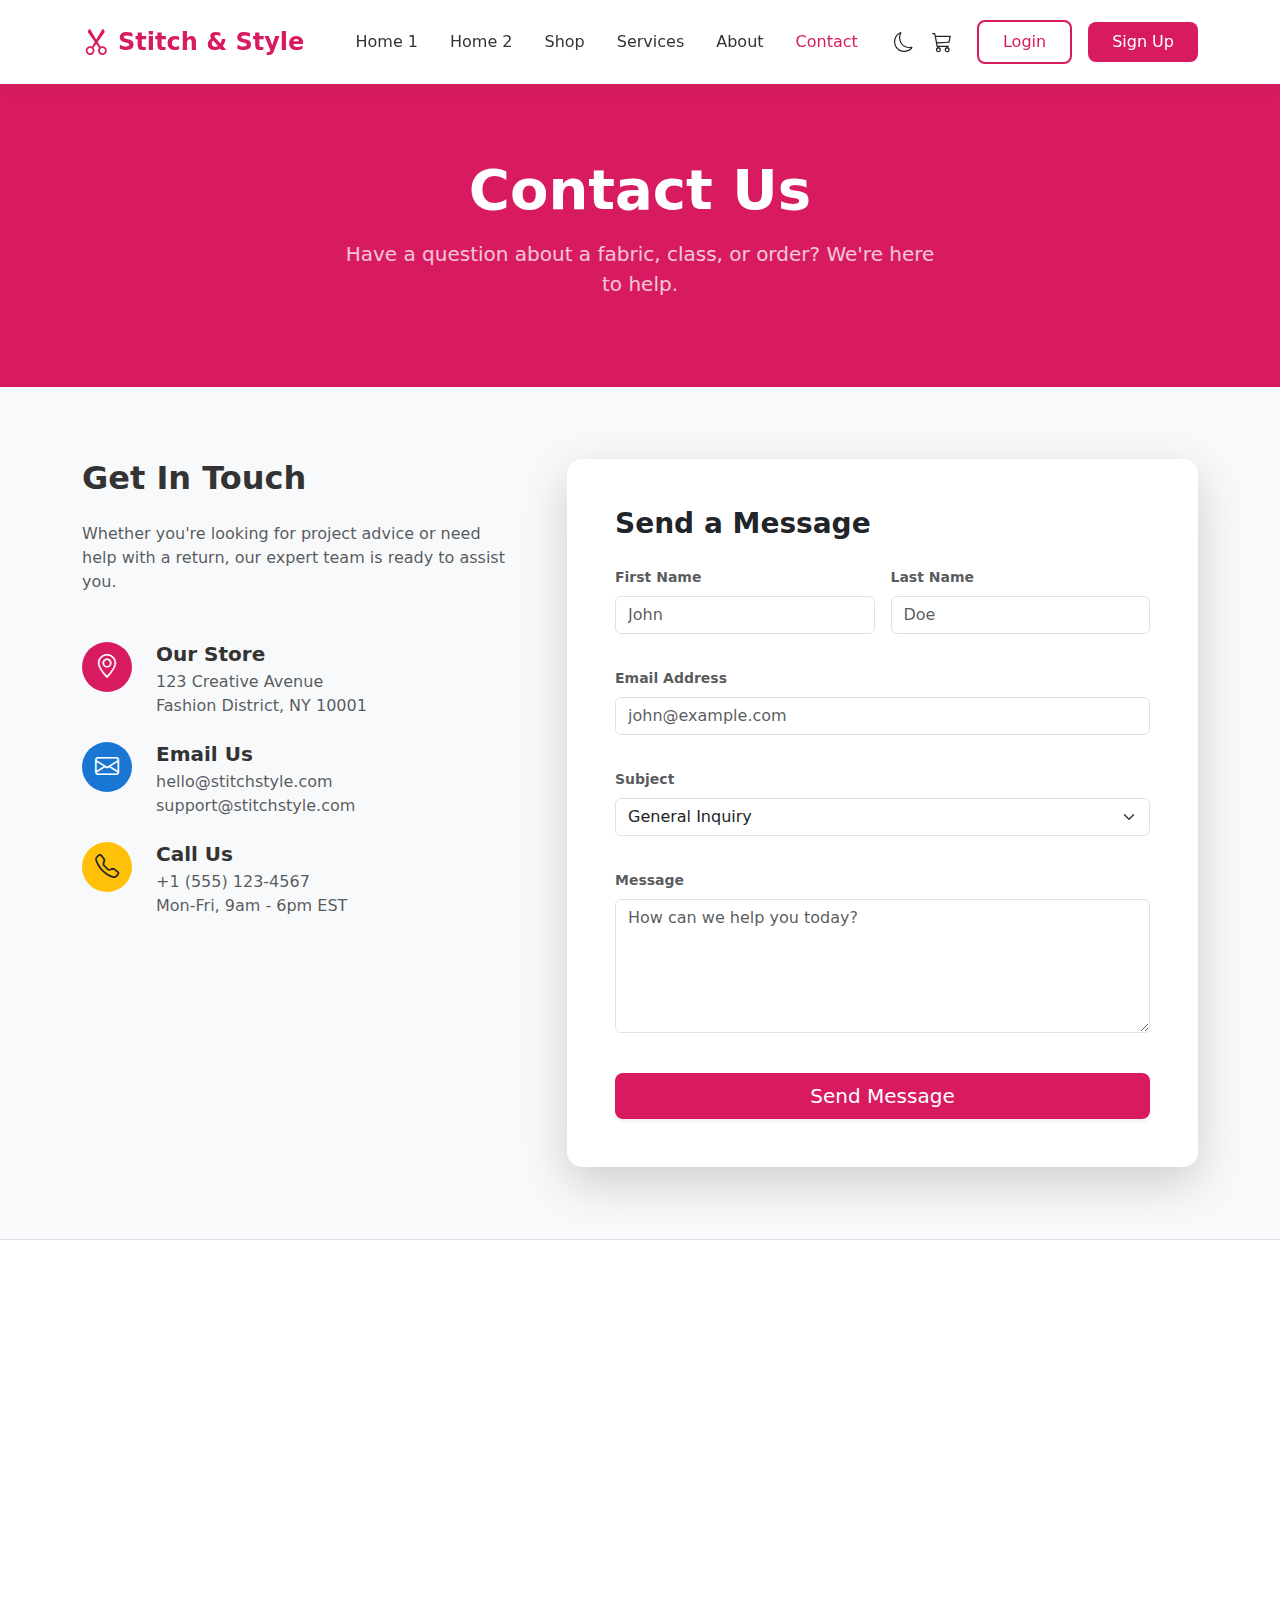
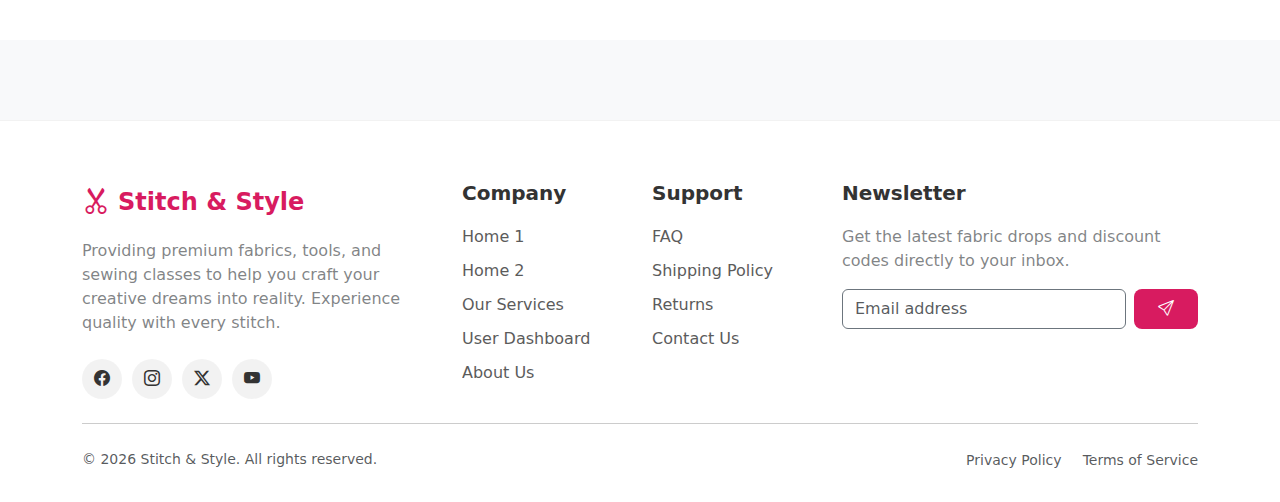
<file: contact.html>
<!DOCTYPE html>
<html lang="en" data-bs-theme="light">

<head>
    <meta charset="UTF-8">
    <meta name="viewport" content="width=device-width, initial-scale=1.0">
    <title>Stitch & Style | Contact Us</title>
    <!-- Bootstrap CSS -->
    <link href="https://cdn.jsdelivr.net/npm/bootstrap@5.3.3/dist/css/bootstrap.min.css" rel="stylesheet">
    <!-- Bootstrap Icons -->
    <link href="https://cdn.jsdelivr.net/npm/bootstrap-icons@1.11.3/font/bootstrap-icons.min.css" rel="stylesheet">
    <!-- Custom CSS -->
    <link rel="stylesheet" href="assets/css/style.css">
    <!-- Favicon -->
    <link rel="icon"
        href="data:image/svg+xml,<svg xmlns=%22http://www.w3.org/2000/svg%22 viewBox=%220 0 100 100%22><text y=%22.9em%22 font-size=%2290%22>✂️</text></svg>">
</head>

<body>

    <!-- Header / Navbar -->
    <nav class="navbar navbar-expand-lg sticky-top">
        <div class="container">
            <!-- Logo -->
            <a class="navbar-brand d-flex align-items-center gap-2" href="index.html">
                <i class="bi bi-scissors fs-3"></i>
                <span>Stitch & Style</span>
            </a>

            <!-- Mobile Toggle -->
            <button class="navbar-toggler border-0 shadow-none" type="button" data-bs-toggle="offcanvas"
                data-bs-target="#mobileMenu" aria-controls="mobileMenu">
                <span class="navbar-toggler-icon"></span>
            </button>

            <!-- Desktop Menu -->
            <div class="collapse navbar-collapse" id="navbarNav">
                <ul class="navbar-nav mx-auto">
                    <li class="nav-item"><a class="nav-link" href="home1.html">Home 1</a></li>
                    <li class="nav-item"><a class="nav-link" href="home2.html">Home 2</a></li>
                    <li class="nav-item"><a class="nav-link" href="shop.html">Shop</a></li>
                    <li class="nav-item"><a class="nav-link" href="services.html">Services</a></li>
                    <li class="nav-item"><a class="nav-link" href="about.html">About</a></li>
                    <li class="nav-item"><a class="nav-link active" href="contact.html">Contact</a></li>
                </ul>

                <!-- Action Buttons & Theme -->
                <div class="d-flex align-items-center gap-3">
                    <button class="btn btn-link text-body p-0" id="themeToggle" aria-label="Toggle Theme">
                        <i class="bi bi-moon fs-5" id="themeIcon"></i>
                    </button>
                    <a href="shop.html" class="btn btn-link text-body p-0 position-relative me-2" aria-label="Cart"
                        id="globalCartIcon">
                        <i class="bi bi-cart3 fs-5"></i>
                        <span class="position-absolute top-0 start-100 translate-middle badge rounded-pill bg-danger"
                            style="font-size: 0.6rem;" id="cartCount">0</span>
                    </a>
                    <a href="login.html" class="btn btn-outline-custom d-none d-lg-block">Login</a>
                    <a href="signup.html" class="btn btn-primary-custom d-none d-lg-block">Sign Up</a>
                </div>
            </div>
        </div>
    </nav>

    <!-- Mobile Offcanvas Menu -->
    <div class="offcanvas offcanvas-start" tabindex="-1" id="mobileMenu" aria-labelledby="mobileMenuLabel">
        <div class="offcanvas-header bg-surface border-bottom">
            <h5 class="offcanvas-title d-flex align-items-center gap-2 text-primary-custom fw-bold"
                id="mobileMenuLabel">
                <i class="bi bi-scissors"></i> Stitch & Style
            </h5>
            <button type="button" class="btn-close" data-bs-dismiss="offcanvas" aria-label="Close"></button>
        </div>
        <div class="offcanvas-body bg-surface">
            <ul class="navbar-nav mb-4">
                <li class="nav-item"><a class="nav-link fs-5 mb-2" href="home1.html">Home 1</a></li>
                <li class="nav-item"><a class="nav-link fs-5 mb-2" href="home2.html">Home 2</a></li>
                <li class="nav-item"><a class="nav-link fs-5 mb-2" href="shop.html">Shop</a></li>
                <li class="nav-item"><a class="nav-link fs-5 mb-2" href="services.html">Services</a></li>
                <li class="nav-item"><a class="nav-link fs-5 mb-2" href="about.html">About</a></li>
                <li class="nav-item"><a class="nav-link active fs-5 mb-2" href="contact.html">Contact</a></li>
            </ul>
            <div class="d-grid gap-2">
                <a href="login.html" class="btn btn-outline-custom">Login</a>
                <a href="signup.html" class="btn btn-primary-custom">Sign Up</a>
            </div>
        </div>
    </div>

    <!-- Page Header -->
    <section class="py-5 bg-primary-custom text-white text-center position-relative overflow-hidden">
        <div class="container position-relative z-1 py-4">
            <h1 class="display-4 fw-bold text-white mb-3">Contact Us</h1>
            <p class="lead opacity-75 mx-auto" style="max-width: 600px;">Have a question about a fabric, class, or
                order? We're here to help.</p>
        </div>
    </section>

    <!-- Contact Section -->
    <section class="py-5">
        <div class="container py-4">
            <div class="row g-5">
                <!-- Info Column -->
                <div class="col-lg-5">
                    <h2 class="fw-bold mb-4">Get In Touch</h2>
                    <p class="text-muted mb-5">Whether you're looking for project advice or need help with a return, our
                        expert team is ready to assist you.</p>

                    <div class="d-flex align-items-start mb-4">
                        <div class="bg-primary-custom text-white rounded-circle d-flex align-items-center justify-content-center flex-shrink-0"
                            style="width: 50px; height: 50px;">
                            <i class="bi bi-geo-alt fs-4"></i>
                        </div>
                        <div class="ms-4">
                            <h5 class="fw-bold mb-1">Our Store</h5>
                            <p class="text-muted mb-0">123 Creative Avenue<br>Fashion District, NY 10001</p>
                        </div>
                    </div>

                    <div class="d-flex align-items-start mb-4">
                        <div class="bg-secondary-custom text-white rounded-circle d-flex align-items-center justify-content-center flex-shrink-0"
                            style="width: 50px; height: 50px;">
                            <i class="bi bi-envelope fs-4"></i>
                        </div>
                        <div class="ms-4">
                            <h5 class="fw-bold mb-1">Email Us</h5>
                            <p class="text-muted mb-0">hello@stitchstyle.com<br>support@stitchstyle.com</p>
                        </div>
                    </div>

                    <div class="d-flex align-items-start mb-4">
                        <div class="bg-warning text-dark rounded-circle d-flex align-items-center justify-content-center flex-shrink-0"
                            style="width: 50px; height: 50px;">
                            <i class="bi bi-telephone fs-4"></i>
                        </div>
                        <div class="ms-4">
                            <h5 class="fw-bold mb-1">Call Us</h5>
                            <p class="text-muted mb-0">+1 (555) 123-4567<br>Mon-Fri, 9am - 6pm EST</p>
                        </div>
                    </div>
                </div>

                <!-- Form Column -->
                <div class="col-lg-7">
                    <div class="custom-card card border-0 shadow-lg p-4 p-md-5 h-100">
                        <h3 class="fw-bold mb-4">Send a Message</h3>
                        <form>
                            <div class="row g-3">
                                <div class="col-md-6">
                                    <div class="mb-3">
                                        <label class="form-label small fw-bold text-muted">First Name</label>
                                        <input type="text" class="form-control" placeholder="John" required>
                                    </div>
                                </div>
                                <div class="col-md-6">
                                    <div class="mb-3">
                                        <label class="form-label small fw-bold text-muted">Last Name</label>
                                        <input type="text" class="form-control" placeholder="Doe" required>
                                    </div>
                                </div>
                                <div class="col-12">
                                    <div class="mb-3">
                                        <label class="form-label small fw-bold text-muted">Email Address</label>
                                        <input type="email" class="form-control" placeholder="john@example.com"
                                            required>
                                    </div>
                                </div>
                                <div class="col-12">
                                    <div class="mb-3">
                                        <label class="form-label small fw-bold text-muted">Subject</label>
                                        <select class="form-select">
                                            <option selected>General Inquiry</option>
                                            <option>Order Status</option>
                                            <option>Class Registration</option>
                                            <option>Fabric Request</option>
                                        </select>
                                    </div>
                                </div>
                                <div class="col-12">
                                    <div class="mb-4">
                                        <label class="form-label small fw-bold text-muted">Message</label>
                                        <textarea class="form-control" rows="5" placeholder="How can we help you today?"
                                            required></textarea>
                                    </div>
                                </div>
                                <div class="col-12">
                                    <button type="button" class="btn btn-primary-custom btn-lg w-100 shadow-sm"
                                        onclick="alert('Message sent! (Demo)')">Send Message</button>
                                </div>
                            </div>
                        </form>
                    </div>
                </div>
            </div>
        </div>
    </section>

    <!-- Map Section -->
    <section class="pb-0 border-top bg-surface">
        <div style="height: 400px; width: 100%;">
            <iframe
                src="https://www.google.com/maps/embed?pb=!1m18!1m12!1m3!1d193595.25280821873!2d-74.11976373926346!3d40.69766374874431!2m3!1f0!2f0!3f0!3m2!1i1024!2i768!4f13.1!3m3!1m2!1s0x89c24fa5d33f083b%3A0xc80b8f06e177fe62!2sNew%20York%2C%20NY%2C%20USA!5e0!3m2!1sen!2sin!4v1709030000000!5m2!1sen!2sin"
                width="100%" height="100%" style="border:0;" allowfullscreen="" loading="lazy"
                referrerpolicy="no-referrer-when-downgrade">
            </iframe>
        </div>
    </section>

    <!-- Footer -->
    <footer class="footer">
        <div class="container">
            <div class="row g-4">
                <!-- Column 1: Brand -->
                <div class="col-lg-4 col-md-6">
                    <a class="d-flex align-items-center gap-2 text-decoration-none mb-3" href="index.html">
                        <i class="bi bi-scissors fs-3 text-primary-custom"></i>
                        <span class="fs-4 fw-bold text-primary-custom">Stitch & Style</span>
                    </a>
                    <p class="text-muted mb-4 opacity-75">Providing premium fabrics, tools, and sewing classes to help
                        you craft your creative dreams into reality. Experience quality with every stitch.</p>
                    <div class="d-flex">
                        <a href="#" class="social-icon"><i class="bi bi-facebook"></i></a>
                        <a href="#" class="social-icon"><i class="bi bi-instagram"></i></a>
                        <a href="#" class="social-icon"><i class="bi bi-twitter-x"></i></a>
                        <a href="#" class="social-icon"><i class="bi bi-youtube"></i></a>
                    </div>
                </div>

                <!-- Column 2: Company -->
                <div class="col-lg-2 col-md-6">
                    <h5 class="footer-title">Company</h5>
                    <a href="home1.html" class="footer-link">Home 1</a>
                    <a href="home2.html" class="footer-link">Home 2</a>
                    <a href="services.html" class="footer-link">Our Services</a>
                    <a href="dashboard.html" class="footer-link">User Dashboard</a>
                    <a href="about.html" class="footer-link">About Us</a>
                </div>

                <!-- Column 3: Support -->
                <div class="col-lg-2 col-md-6">
                    <h5 class="footer-title">Support</h5>
                    <a href="faq.html" class="footer-link">FAQ</a>
                    <a href="#" class="footer-link">Shipping Policy</a>
                    <a href="#" class="footer-link">Returns</a>
                    <a href="contact.html" class="footer-link">Contact Us</a>
                </div>

                <!-- Column 4: Newsletter -->
                <div class="col-lg-4 col-md-6">
                    <h5 class="footer-title">Newsletter</h5>
                    <p class="text-muted mb-3 opacity-75">Get the latest fabric drops and discount codes directly to
                        your inbox.</p>
                    <form class="d-flex gap-2">
                        <input type="email" class="form-control border-secondary" placeholder="Email address" required>
                        <button type="submit" class="btn btn-primary-custom"><i class="bi bi-send"></i></button>
                    </form>
                </div>
            </div>

            <hr class="my-4 opacity-25">

            <div class="row align-items-center">
                <div class="col-md-6 text-center text-md-start">
                    <p class="text-muted mb-0 small">&copy; 2026 Stitch & Style. All rights reserved.</p>
                </div>
                <div class="col-md-6 text-center text-md-end mt-3 mt-md-0">
                    <a href="#" class="text-muted small me-3 text-decoration-none">Privacy Policy</a>
                    <a href="#" class="text-muted small text-decoration-none">Terms of Service</a>
                </div>
            </div>
        </div>
    </footer>

    <!-- Back to Top Button -->
    <button id="backToTop" aria-label="Back to top">
        <i class="bi bi-arrow-up"></i>
    </button>

    <!-- Bootstrap JS Bundle -->
    <script src="https://cdn.jsdelivr.net/npm/bootstrap@5.3.3/dist/js/bootstrap.bundle.min.js"></script>
    <script src="assets/js/main.js"></script>
</body>

</html>
</file>
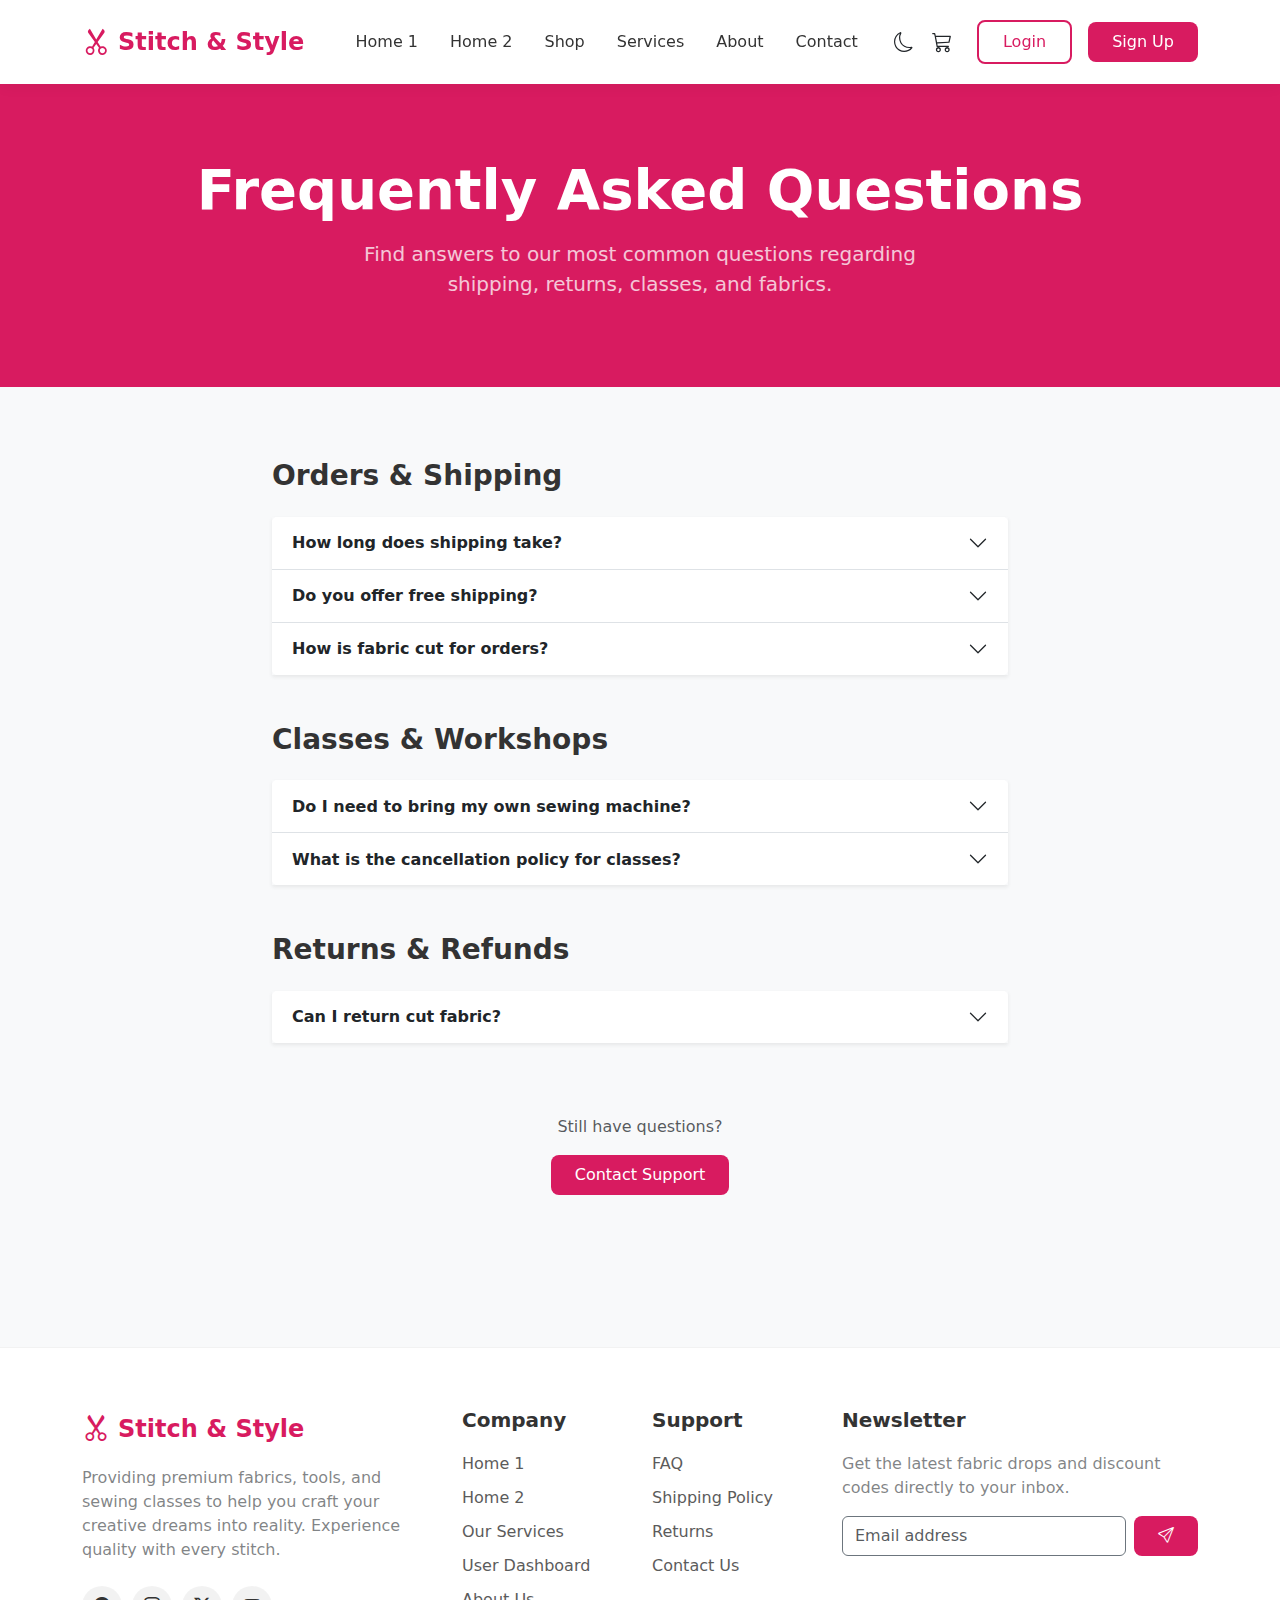
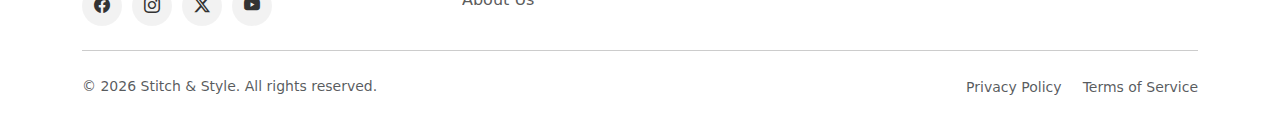
<file: faq.html>
<!DOCTYPE html>
<html lang="en" data-bs-theme="light">

<head>
    <meta charset="UTF-8">
    <meta name="viewport" content="width=device-width, initial-scale=1.0">
    <title>Stitch & Style | FAQ</title>
    <!-- Bootstrap CSS -->
    <link href="https://cdn.jsdelivr.net/npm/bootstrap@5.3.3/dist/css/bootstrap.min.css" rel="stylesheet">
    <!-- Bootstrap Icons -->
    <link href="https://cdn.jsdelivr.net/npm/bootstrap-icons@1.11.3/font/bootstrap-icons.min.css" rel="stylesheet">
    <!-- Custom CSS -->
    <link rel="stylesheet" href="assets/css/style.css">
    <!-- Favicon -->
    <link rel="icon"
        href="data:image/svg+xml,<svg xmlns=%22http://www.w3.org/2000/svg%22 viewBox=%220 0 100 100%22><text y=%22.9em%22 font-size=%2290%22>✂️</text></svg>">
</head>

<body>

    <!-- Header / Navbar -->
    <nav class="navbar navbar-expand-lg sticky-top">
        <div class="container">
            <!-- Logo -->
            <a class="navbar-brand d-flex align-items-center gap-2" href="index.html">
                <i class="bi bi-scissors fs-3"></i>
                <span>Stitch & Style</span>
            </a>

            <!-- Mobile Toggle -->
            <button class="navbar-toggler border-0 shadow-none" type="button" data-bs-toggle="offcanvas"
                data-bs-target="#mobileMenu" aria-controls="mobileMenu">
                <span class="navbar-toggler-icon"></span>
            </button>

            <!-- Desktop Menu -->
            <div class="collapse navbar-collapse" id="navbarNav">
                <ul class="navbar-nav mx-auto">
                    <li class="nav-item"><a class="nav-link" href="home1.html">Home 1</a></li>
                    <li class="nav-item"><a class="nav-link" href="home2.html">Home 2</a></li>
                    <li class="nav-item"><a class="nav-link" href="shop.html">Shop</a></li>
                    <li class="nav-item"><a class="nav-link" href="services.html">Services</a></li>
                    <li class="nav-item"><a class="nav-link" href="about.html">About</a></li>
                    <li class="nav-item"><a class="nav-link" href="contact.html">Contact</a></li>
                </ul>

                <!-- Action Buttons & Theme -->
                <div class="d-flex align-items-center gap-3">
                    <button class="btn btn-link text-body p-0" id="themeToggle" aria-label="Toggle Theme">
                        <i class="bi bi-moon fs-5" id="themeIcon"></i>
                    </button>
                    <a href="shop.html" class="btn btn-link text-body p-0 position-relative me-2" aria-label="Cart"
                        id="globalCartIcon">
                        <i class="bi bi-cart3 fs-5"></i>
                        <span class="position-absolute top-0 start-100 translate-middle badge rounded-pill bg-danger"
                            style="font-size: 0.6rem;" id="cartCount">0</span>
                    </a>
                    <a href="login.html" class="btn btn-outline-custom d-none d-lg-block">Login</a>
                    <a href="signup.html" class="btn btn-primary-custom d-none d-lg-block">Sign Up</a>
                </div>
            </div>
        </div>
    </nav>

    <!-- Mobile Offcanvas Menu -->
    <div class="offcanvas offcanvas-start" tabindex="-1" id="mobileMenu" aria-labelledby="mobileMenuLabel">
        <div class="offcanvas-header bg-surface border-bottom">
            <h5 class="offcanvas-title d-flex align-items-center gap-2 text-primary-custom fw-bold"
                id="mobileMenuLabel">
                <i class="bi bi-scissors"></i> Stitch & Style
            </h5>
            <button type="button" class="btn-close" data-bs-dismiss="offcanvas" aria-label="Close"></button>
        </div>
        <div class="offcanvas-body bg-surface">
            <ul class="navbar-nav mb-4">
                <li class="nav-item"><a class="nav-link fs-5 mb-2" href="home1.html">Home 1</a></li>
                <li class="nav-item"><a class="nav-link fs-5 mb-2" href="home2.html">Home 2</a></li>
                <li class="nav-item"><a class="nav-link fs-5 mb-2" href="shop.html">Shop</a></li>
                <li class="nav-item"><a class="nav-link fs-5 mb-2" href="services.html">Services</a></li>
                <li class="nav-item"><a class="nav-link fs-5 mb-2" href="about.html">About</a></li>
                <li class="nav-item"><a class="nav-link fs-5 mb-2" href="contact.html">Contact</a></li>
            </ul>
            <div class="d-grid gap-2">
                <a href="login.html" class="btn btn-outline-custom">Login</a>
                <a href="signup.html" class="btn btn-primary-custom">Sign Up</a>
            </div>
        </div>
    </div>

    <!-- Page Header -->
    <section class="py-5 bg-primary-custom text-white text-center position-relative overflow-hidden">
        <div class="container position-relative z-1 py-4">
            <h1 class="display-4 fw-bold text-white mb-3">Frequently Asked Questions</h1>
            <p class="lead opacity-75 mx-auto" style="max-width: 600px;">Find answers to our most common questions
                regarding shipping, returns, classes, and fabrics.</p>
        </div>
    </section>

    <!-- FAQ Section -->
    <section class="py-5">
        <div class="container py-4">
            <div class="row justify-content-center">
                <div class="col-lg-8">

                    <h3 class="fw-bold mb-4">Orders & Shipping</h3>
                    <div class="accordion mb-5 shadow-sm" id="faqShipping">
                        <div class="accordion-item border-0 border-bottom">
                            <h2 class="accordion-header">
                                <button class="accordion-button collapsed fw-bold" type="button"
                                    data-bs-toggle="collapse" data-bs-target="#shipping1">
                                    How long does shipping take?
                                </button>
                            </h2>
                            <div id="shipping1" class="accordion-collapse collapse" data-bs-parent="#faqShipping">
                                <div class="accordion-body text-muted">
                                    Standard domestic shipping usually takes 3-5 business days. Expedited shipping is
                                    available at checkout for 1-2 day delivery. International shipping can take between
                                    7-14 business days depending on customs.
                                </div>
                            </div>
                        </div>
                        <div class="accordion-item border-0 border-bottom">
                            <h2 class="accordion-header">
                                <button class="accordion-button collapsed fw-bold" type="button"
                                    data-bs-toggle="collapse" data-bs-target="#shipping2">
                                    Do you offer free shipping?
                                </button>
                            </h2>
                            <div id="shipping2" class="accordion-collapse collapse" data-bs-parent="#faqShipping">
                                <div class="accordion-body text-muted">
                                    Yes! We offer free standard domestic shipping on all orders over $75.
                                </div>
                            </div>
                        </div>
                        <div class="accordion-item border-0">
                            <h2 class="accordion-header">
                                <button class="accordion-button collapsed fw-bold" type="button"
                                    data-bs-toggle="collapse" data-bs-target="#shipping3">
                                    How is fabric cut for orders?
                                </button>
                            </h2>
                            <div id="shipping3" class="accordion-collapse collapse" data-bs-parent="#faqShipping">
                                <div class="accordion-body text-muted">
                                    Fabric is sold by the continuous yard. If you order 3 yards of a single fabric, it
                                    will come as one continuous 3-yard piece, not three individual 1-yard pieces.
                                </div>
                            </div>
                        </div>
                    </div>

                    <h3 class="fw-bold mb-4">Classes & Workshops</h3>
                    <div class="accordion mb-5 shadow-sm" id="faqClasses">
                        <div class="accordion-item border-0 border-bottom">
                            <h2 class="accordion-header">
                                <button class="accordion-button collapsed fw-bold" type="button"
                                    data-bs-toggle="collapse" data-bs-target="#class1">
                                    Do I need to bring my own sewing machine?
                                </button>
                            </h2>
                            <div id="class1" class="accordion-collapse collapse" data-bs-parent="#faqClasses">
                                <div class="accordion-body text-muted">
                                    No, we provide premium sewing machines in all of our in-store workshops. However, if
                                    you prefer to learn on your own machine, you are welcome to bring it! Make sure to
                                    bring your manual and power cord.
                                </div>
                            </div>
                        </div>
                        <div class="accordion-item border-0">
                            <h2 class="accordion-header">
                                <button class="accordion-button collapsed fw-bold" type="button"
                                    data-bs-toggle="collapse" data-bs-target="#class2">
                                    What is the cancellation policy for classes?
                                </button>
                            </h2>
                            <div id="class2" class="accordion-collapse collapse" data-bs-parent="#faqClasses">
                                <div class="accordion-body text-muted">
                                    You may cancel your class registration for a full refund up to 48 hours before the
                                    class begins. Cancellations made within 48 hours are non-refundable but can be
                                    credited towards a future class.
                                </div>
                            </div>
                        </div>
                    </div>

                    <h3 class="fw-bold mb-4">Returns & Refunds</h3>
                    <div class="accordion shadow-sm" id="faqReturns">
                        <div class="accordion-item border-0">
                            <h2 class="accordion-header">
                                <button class="accordion-button collapsed fw-bold" type="button"
                                    data-bs-toggle="collapse" data-bs-target="#return1">
                                    Can I return cut fabric?
                                </button>
                            </h2>
                            <div id="return1" class="accordion-collapse collapse" data-bs-parent="#faqReturns">
                                <div class="accordion-body text-muted">
                                    Because fabric is cut to your specific order dimensions, we cannot accept returns on
                                    cut yardage unless the item is defective or we made an error in fulfilling your
                                    order. Please order a swatch first if you are unsure about a color or texture.
                                    Unopened notions and tools can be returned within 30 days.
                                </div>
                            </div>
                        </div>
                    </div>

                </div>
            </div>

            <div class="text-center mt-5 pt-4">
                <p class="text-muted mb-3">Still have questions?</p>
                <a href="contact.html" class="btn btn-primary-custom px-4 py-2">Contact Support</a>
            </div>
        </div>
    </section>

    <!-- Footer -->
    <footer class="footer">
        <div class="container">
            <div class="row g-4">
                <!-- Column 1: Brand -->
                <div class="col-lg-4 col-md-6">
                    <a class="d-flex align-items-center gap-2 text-decoration-none mb-3" href="index.html">
                        <i class="bi bi-scissors fs-3 text-primary-custom"></i>
                        <span class="fs-4 fw-bold text-primary-custom">Stitch & Style</span>
                    </a>
                    <p class="text-muted mb-4 opacity-75">Providing premium fabrics, tools, and sewing classes to help
                        you craft your creative dreams into reality. Experience quality with every stitch.</p>
                    <div class="d-flex">
                        <a href="#" class="social-icon"><i class="bi bi-facebook"></i></a>
                        <a href="#" class="social-icon"><i class="bi bi-instagram"></i></a>
                        <a href="#" class="social-icon"><i class="bi bi-twitter-x"></i></a>
                        <a href="#" class="social-icon"><i class="bi bi-youtube"></i></a>
                    </div>
                </div>

                <!-- Column 2: Company -->
                <div class="col-lg-2 col-md-6">
                    <h5 class="footer-title">Company</h5>
                    <a href="home1.html" class="footer-link">Home 1</a>
                    <a href="home2.html" class="footer-link">Home 2</a>
                    <a href="services.html" class="footer-link">Our Services</a>
                    <a href="dashboard.html" class="footer-link">User Dashboard</a>
                    <a href="about.html" class="footer-link">About Us</a>
                </div>

                <!-- Column 3: Support -->
                <div class="col-lg-2 col-md-6">
                    <h5 class="footer-title">Support</h5>
                    <a href="faq.html" class="footer-link">FAQ</a>
                    <a href="#" class="footer-link">Shipping Policy</a>
                    <a href="#" class="footer-link">Returns</a>
                    <a href="contact.html" class="footer-link">Contact Us</a>
                </div>

                <!-- Column 4: Newsletter -->
                <div class="col-lg-4 col-md-6">
                    <h5 class="footer-title">Newsletter</h5>
                    <p class="text-muted mb-3 opacity-75">Get the latest fabric drops and discount codes directly to
                        your inbox.</p>
                    <form class="d-flex gap-2">
                        <input type="email" class="form-control border-secondary" placeholder="Email address" required>
                        <button type="submit" class="btn btn-primary-custom"><i class="bi bi-send"></i></button>
                    </form>
                </div>
            </div>

            <hr class="my-4 opacity-25">

            <div class="row align-items-center">
                <div class="col-md-6 text-center text-md-start">
                    <p class="text-muted mb-0 small">&copy; 2026 Stitch & Style. All rights reserved.</p>
                </div>
                <div class="col-md-6 text-center text-md-end mt-3 mt-md-0">
                    <a href="#" class="text-muted small me-3 text-decoration-none">Privacy Policy</a>
                    <a href="#" class="text-muted small text-decoration-none">Terms of Service</a>
                </div>
            </div>
        </div>
    </footer>

    <!-- Back to Top Button -->
    <button id="backToTop" aria-label="Back to top">
        <i class="bi bi-arrow-up"></i>
    </button>

    <!-- Bootstrap JS Bundle -->
    <script src="https://cdn.jsdelivr.net/npm/bootstrap@5.3.3/dist/js/bootstrap.bundle.min.js"></script>
    <script src="assets/js/main.js"></script>
</body>

</html>
</file>
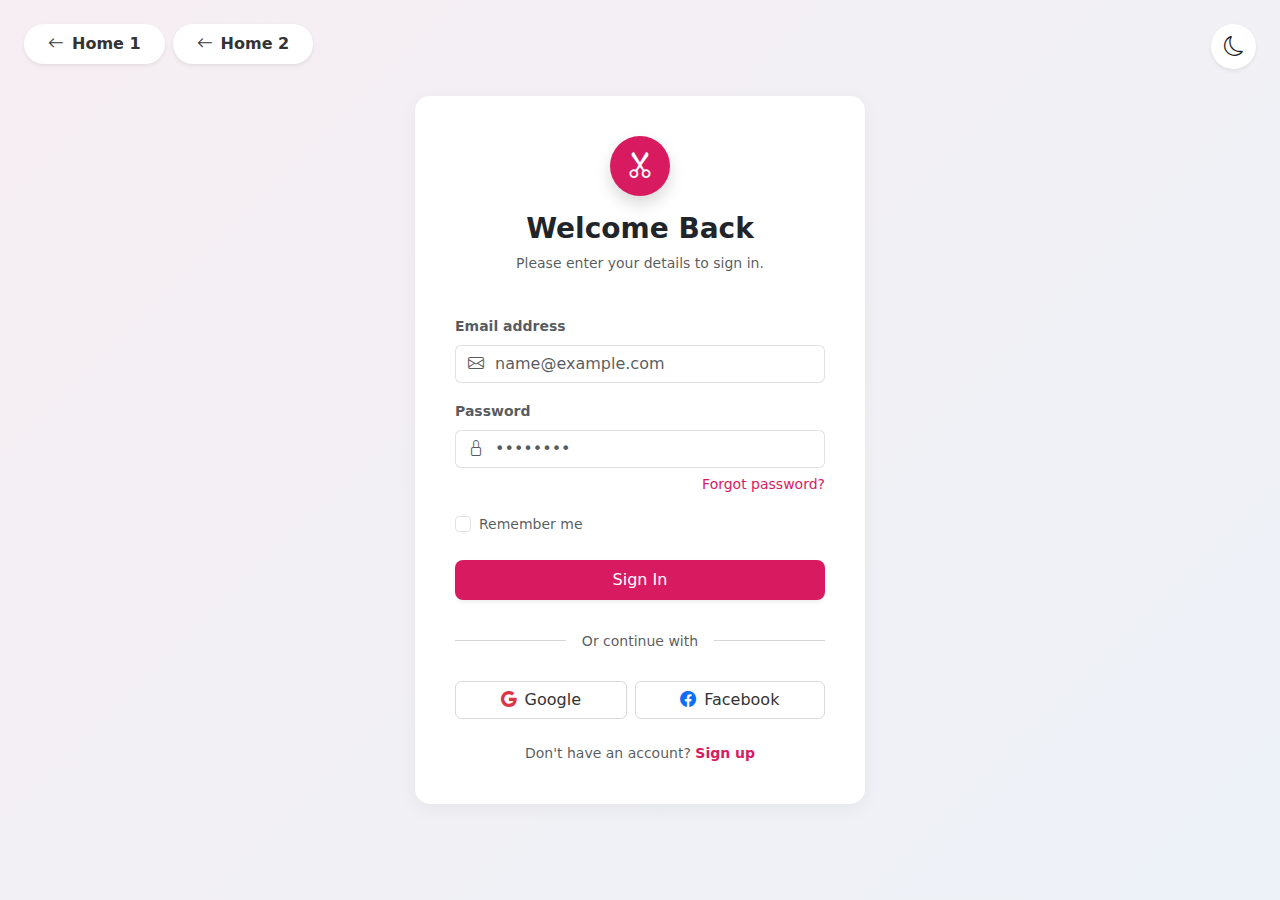
<file: login.html>
<!DOCTYPE html>
<html lang="en" data-bs-theme="light">

<head>
    <meta charset="UTF-8">
    <meta name="viewport" content="width=device-width, initial-scale=1.0">
    <title>Stitch & Style | Login</title>
    <!-- Bootstrap CSS -->
    <link href="https://cdn.jsdelivr.net/npm/bootstrap@5.3.3/dist/css/bootstrap.min.css" rel="stylesheet">
    <!-- Bootstrap Icons -->
    <link href="https://cdn.jsdelivr.net/npm/bootstrap-icons@1.11.3/font/bootstrap-icons.min.css" rel="stylesheet">
    <!-- Custom CSS -->
    <link rel="stylesheet" href="assets/css/style.css">
    <!-- Favicon -->
    <link rel="icon"
        href="data:image/svg+xml,<svg xmlns=%22http://www.w3.org/2000/svg%22 viewBox=%220 0 100 100%22><text y=%22.9em%22 font-size=%2290%22>✂️</text></svg>">
</head>

<body>

    <!-- Back to Home Button float -->
    <div class="position-absolute top-0 start-0 m-4 z-3 d-flex gap-2">
        <a href="home1.html"
            class="btn btn-light border-0 bg-surface shadow-sm rounded-pill d-flex align-items-center justify-content-center px-4 py-2 gap-2 text-decoration-none fw-bold small"
            style="color: var(--fs-text);">
            <i class="bi bi-arrow-left"></i> Home 1
        </a>
        <a href="home2.html"
            class="btn btn-light border-0 bg-surface shadow-sm rounded-pill d-flex align-items-center justify-content-center px-4 py-2 gap-2 text-decoration-none fw-bold small"
            style="color: var(--fs-text);">
            <i class="bi bi-arrow-left"></i> Home 2
        </a>
    </div>

    <!-- Theme Toggle -->
    <div class="position-absolute top-0 end-0 m-4 z-3 d-flex align-items-center gap-3">
        <button
            class="btn btn-light bg-surface shadow-sm border-0 rounded-circle d-flex align-items-center justify-content-center"
            id="themeToggle" style="width: 45px; height: 45px;">
            <i class="bi bi-moon fs-5 text-dark" id="themeIcon"></i>
        </button>
    </div>

    <div class="auth-wrapper">
        <div class="auth-card custom-card card border-0">
            <div class="text-center mb-4">
                <div class="bg-primary-custom text-white rounded-circle d-inline-flex align-items-center justify-content-center mb-3 shadow"
                    style="width: 60px; height: 60px;">
                    <i class="bi bi-scissors fs-3"></i>
                </div>
                <h3 class="fw-bold">Welcome Back</h3>
                <p class="text-muted small">Please enter your details to sign in.</p>
            </div>

            <form action="dashboard.html">
                <div class="mb-3">
                    <label class="form-label small fw-bold text-muted">Email address</label>
                    <div class="input-group">
                        <span class="input-group-text bg-transparent border-end-0 text-muted"><i
                                class="bi bi-envelope"></i></span>
                        <input type="email" class="form-control border-start-0 ps-0" placeholder="name@example.com"
                            required>
                    </div>
                </div>
                <div class="mb-3">
                    <label class="form-label small fw-bold text-muted">Password</label>
                    <div class="input-group mb-1">
                        <span class="input-group-text bg-transparent border-end-0 text-muted"><i
                                class="bi bi-lock"></i></span>
                        <input type="password" class="form-control border-start-0 ps-0" placeholder="••••••••" required>
                    </div>
                    <div class="text-end">
                        <a href="#" class="small text-primary-custom text-decoration-none">Forgot password?</a>
                    </div>
                </div>
                <div class="mb-4 form-check">
                    <input type="checkbox" class="form-check-input" id="rememberMe">
                    <label class="form-check-label small text-muted" for="rememberMe">Remember me</label>
                </div>
                <button type="submit" class="btn btn-primary-custom w-100 mb-3 shadow-sm py-2">Sign In</button>
            </form>

            <div class="position-relative mb-4 mt-2 text-center">
                <hr class="text-muted opacity-25">
                <span class="position-absolute top-50 start-50 translate-middle px-3 bg-surface text-muted small">Or
                    continue with</span>
            </div>

            <div class="d-flex gap-2 justify-content-center mb-4">
                <button
                    class="btn btn-outline-secondary flex-grow-1 d-flex gap-2 justify-content-center align-items-center bg-transparent">
                    <i class="bi bi-google text-danger"></i> Google
                </button>
                <button
                    class="btn btn-outline-secondary flex-grow-1 d-flex gap-2 justify-content-center align-items-center bg-transparent">
                    <i class="bi bi-facebook text-primary"></i> Facebook
                </button>
            </div>

            <p class="text-center small text-muted mb-0">Don't have an account? <a href="signup.html"
                    class="text-primary-custom text-decoration-none fw-bold">Sign up</a></p>
        </div>
    </div>

    <!-- Bootstrap JS Bundle -->
    <script src="https://cdn.jsdelivr.net/npm/bootstrap@5.3.3/dist/js/bootstrap.bundle.min.js"></script>
    <script src="assets/js/main.js"></script>
</body>

</html>
</file>
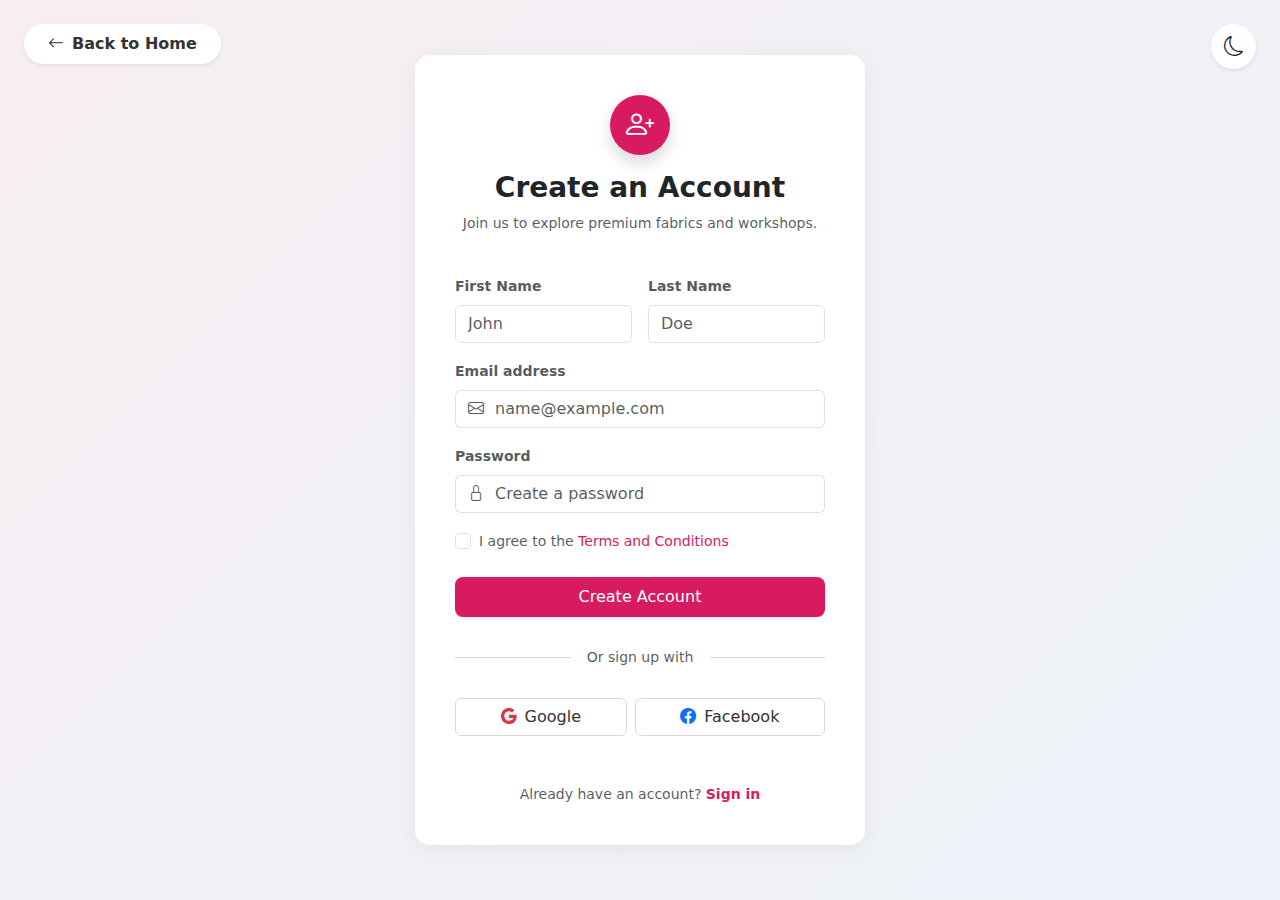
<file: signup.html>
<!DOCTYPE html>
<html lang="en" data-bs-theme="light">

<head>
    <meta charset="UTF-8">
    <meta name="viewport" content="width=device-width, initial-scale=1.0">
    <title>Stitch & Style | Sign Up</title>
    <!-- Bootstrap CSS -->
    <link href="https://cdn.jsdelivr.net/npm/bootstrap@5.3.3/dist/css/bootstrap.min.css" rel="stylesheet">
    <!-- Bootstrap Icons -->
    <link href="https://cdn.jsdelivr.net/npm/bootstrap-icons@1.11.3/font/bootstrap-icons.min.css" rel="stylesheet">
    <!-- Custom CSS -->
    <link rel="stylesheet" href="assets/css/style.css">
    <!-- Favicon -->
    <link rel="icon"
        href="data:image/svg+xml,<svg xmlns=%22http://www.w3.org/2000/svg%22 viewBox=%220 0 100 100%22><text y=%22.9em%22 font-size=%2290%22>✂️</text></svg>">
</head>

<body>

    <div class="position-absolute top-0 start-0 m-4 z-3">
        <a href="index.html"
            class="btn btn-light border-0 bg-surface shadow-sm rounded-pill d-flex align-items-center justify-content-center px-4 py-2 gap-2 text-decoration-none fw-bold small"
            style="color: var(--fs-text);">
            <i class="bi bi-arrow-left"></i> Back to Home
        </a>
    </div>

    <!-- Theme Toggle -->
    <div class="position-absolute top-0 end-0 m-4 z-3 d-flex align-items-center gap-3">
        <button
            class="btn btn-light bg-surface shadow-sm border-0 rounded-circle d-flex align-items-center justify-content-center"
            id="themeToggle" style="width: 45px; height: 45px;">
            <i class="bi bi-moon fs-5 text-dark" id="themeIcon"></i>
        </button>
    </div>

    <div class="auth-wrapper py-5">
        <div class="auth-card custom-card card border-0 my-auto">
            <div class="text-center mb-4">
                <div class="bg-primary-custom text-white rounded-circle d-inline-flex align-items-center justify-content-center mb-3 shadow"
                    style="width: 60px; height: 60px;">
                    <i class="bi bi-person-plus fs-3"></i>
                </div>
                <h3 class="fw-bold">Create an Account</h3>
                <p class="text-muted small">Join us to explore premium fabrics and workshops.</p>
            </div>

            <form action="dashboard.html">
                <div class="row g-3 mb-3">
                    <div class="col-sm-6">
                        <label class="form-label small fw-bold text-muted">First Name</label>
                        <input type="text" class="form-control" placeholder="John" required>
                    </div>
                    <div class="col-sm-6">
                        <label class="form-label small fw-bold text-muted">Last Name</label>
                        <input type="text" class="form-control" placeholder="Doe" required>
                    </div>
                </div>
                <div class="mb-3">
                    <label class="form-label small fw-bold text-muted">Email address</label>
                    <div class="input-group">
                        <span class="input-group-text bg-transparent border-end-0 text-muted"><i
                                class="bi bi-envelope"></i></span>
                        <input type="email" class="form-control border-start-0 ps-0" placeholder="name@example.com"
                            required>
                    </div>
                </div>
                <div class="mb-3">
                    <label class="form-label small fw-bold text-muted">Password</label>
                    <div class="input-group">
                        <span class="input-group-text bg-transparent border-end-0 text-muted"><i
                                class="bi bi-lock"></i></span>
                        <input type="password" class="form-control border-start-0 ps-0" placeholder="Create a password"
                            required>
                    </div>
                </div>
                <div class="mb-4 form-check">
                    <input type="checkbox" class="form-check-input" id="terms" required>
                    <label class="form-check-label small text-muted" for="terms">I agree to the <a href="#"
                            class="text-primary-custom text-decoration-none">Terms and Conditions</a></label>
                </div>
                <button type="submit" class="btn btn-primary-custom w-100 mb-3 shadow-sm py-2">Create Account</button>
            </form>

            <div class="position-relative mb-4 mt-2 text-center">
                <hr class="text-muted opacity-25">
                <span class="position-absolute top-50 start-50 translate-middle px-3 bg-surface text-muted small">Or
                    sign up with</span>
            </div>

            <div class="d-flex gap-2 justify-content-center mb-4">
                <button
                    class="btn btn-outline-secondary flex-grow-1 d-flex gap-2 justify-content-center align-items-center bg-transparent">
                    <i class="bi bi-google text-danger"></i> Google
                </button>
                <button
                    class="btn btn-outline-secondary flex-grow-1 d-flex gap-2 justify-content-center align-items-center bg-transparent">
                    <i class="bi bi-facebook text-primary"></i> Facebook
                </button>
            </div>

            <p class="text-center small text-muted mb-0 mt-4">Already have an account? <a href="login.html"
                    class="text-primary-custom text-decoration-none fw-bold">Sign in</a></p>
        </div>
    </div>

    <!-- Bootstrap JS Bundle -->
    <script src="https://cdn.jsdelivr.net/npm/bootstrap@5.3.3/dist/js/bootstrap.bundle.min.js"></script>
    <script src="assets/js/main.js"></script>
</body>

</html>
</file>
<file: assets/css/style.css>
:root {
  --fs-primary: #D81B60;
  /* Vibrant Pink / Magenta */
  --fs-secondary: #1976D2;
  /* Deep Blue */
  --fs-tertiary: #FDD835;
  /* Gold / Yellow */
  --fs-text: #333333;
  --fs-bg: #F8F9FA;
  --fs-surface: #FFFFFF;
  --fs-btn-text: #FFFFFF;
}

[data-bs-theme="dark"] {
  --fs-primary: #F48FB1;
  --fs-secondary: #90CAF9;
  --fs-tertiary: #FFF59D;
  --fs-text: #E0E0E0;
  --fs-bg: #121212;
  --fs-surface: #1E1E1E;
  --fs-btn-text: #121212;
}

body {
  font-family: 'Segoe UI', system-ui, -apple-system, sans-serif;
  background-color: var(--fs-bg);
  color: var(--fs-text);
  transition: background-color 0.3s ease, color 0.3s ease;
}

/* Typography & Utilities */
h1,
h2,
h3,
h4,
h5,
h6 {
  font-weight: 700;
}

.text-primary-custom {
  color: var(--fs-primary) !important;
}

.text-secondary-custom {
  color: var(--fs-secondary) !important;
}

.bg-primary-custom {
  background-color: var(--fs-primary) !important;
  color: var(--fs-btn-text) !important;
}

.bg-secondary-custom {
  background-color: var(--fs-secondary) !important;
  color: var(--fs-btn-text) !important;
}

.bg-surface {
  background-color: var(--fs-surface) !important;
}

.icon-circle-primary {
  background-color: rgba(216, 27, 96, 0.1);
  color: var(--fs-primary);
}

[data-bs-theme="dark"] .icon-circle-primary {
  background-color: rgba(244, 143, 177, 0.15);
}

.icon-circle-secondary {
  background-color: rgba(25, 118, 210, 0.1);
  color: var(--fs-secondary);
}

[data-bs-theme="dark"] .icon-circle-secondary {
  background-color: rgba(144, 202, 249, 0.15);
}

/* Buttons */
.btn-primary-custom {
  background-color: var(--fs-primary);
  color: var(--fs-btn-text);
  border: none;
  border-radius: 8px;
  padding: 0.5rem 1.5rem;
  font-weight: 500;
  transition: all 0.3s ease;
}

.btn-primary-custom:hover {
  background-color: var(--fs-secondary);
  color: var(--fs-btn-text);
  transform: translateY(-2px);
}

.btn-outline-custom {
  border: 2px solid var(--fs-primary);
  color: var(--fs-primary);
  background: transparent;
  border-radius: 8px;
  padding: 0.5rem 1.5rem;
  font-weight: 500;
  transition: all 0.3s ease;
}

.btn-outline-custom:hover {
  background-color: var(--fs-primary);
  color: var(--fs-btn-text);
}

/* Navbar */
.navbar {
  background-color: var(--fs-surface) !important;
  box-shadow: 0 2px 15px rgba(0, 0, 0, 0.05);
  padding: 1rem 0;
  transition: background-color 0.3s ease;
}

.navbar-brand {
  font-weight: 800;
  font-size: 1.5rem;
  color: var(--fs-primary) !important;
}

.nav-link {
  font-weight: 500;
  color: var(--fs-text) !important;
  margin: 0 0.5rem;
  transition: color 0.2s;
}

.nav-link:hover,
.nav-link.active {
  color: var(--fs-primary) !important;
}

/* Hero Section */
.hero-section {
  padding: 100px 0;
  min-height: 80vh;
  display: flex;
  align-items: center;
  background: linear-gradient(135deg, rgba(216, 27, 96, 0.05) 0%, rgba(25, 118, 210, 0.05) 100%);
}

.hero-title {
  font-size: clamp(2.5rem, 5vw, 4rem);
  line-height: 1.2;
  margin-bottom: 1.5rem;
  background: linear-gradient(45deg, var(--fs-primary), var(--fs-secondary));
  -webkit-background-clip: text;
  -webkit-text-fill-color: transparent;
}

/* Cards */
.custom-card {
  background-color: var(--fs-surface);
  border: none;
  border-radius: 15px;
  box-shadow: 0 5px 20px rgba(0, 0, 0, 0.05);
  transition: transform 0.3s ease;
  -webkit-background-clip: padding-box;
  background-clip: padding-box;
  overflow: hidden;
}

.custom-card:hover {
  transform: translateY(-5px);
  box-shadow: 0 8px 25px rgba(0, 0, 0, 0.1);
}

/* Footer */
.footer {
  background-color: var(--fs-surface);
  padding: 60px 0 30px;
  margin-top: 80px;
  border-top: 1px solid rgba(0, 0, 0, 0.05);
}

[data-bs-theme="dark"] .footer {
  border-top: 1px solid rgba(255, 255, 255, 0.05);
}

.footer-title {
  color: var(--fs-text);
  font-weight: 700;
  margin-bottom: 20px;
}

.footer-link {
  color: var(--fs-text);
  text-decoration: none;
  opacity: 0.8;
  display: block;
  margin-bottom: 10px;
  transition: opacity 0.2s, color 0.2s;
}

.footer-link:hover {
  opacity: 1;
  color: var(--fs-primary);
}

.social-icon {
  display: inline-flex;
  align-items: center;
  justify-content: center;
  width: 40px;
  height: 40px;
  border-radius: 50%;
  background-color: rgba(0, 0, 0, 0.05);
  color: var(--fs-text);
  margin-right: 10px;
  transition: all 0.3s ease;
  text-decoration: none;
}

[data-bs-theme="dark"] .social-icon {
  background-color: rgba(255, 255, 255, 0.05);
}

.social-icon:hover {
  background-color: var(--fs-primary);
  color: var(--fs-btn-text);
}

/* Back to Top */
#backToTop {
  position: fixed;
  bottom: 30px;
  right: 30px;
  width: 50px;
  height: 50px;
  background-color: var(--fs-primary);
  color: var(--fs-btn-text);
  border: none;
  border-radius: 50%;
  display: none;
  align-items: center;
  justify-content: center;
  font-size: 1.5rem;
  box-shadow: 0 4px 10px rgba(0, 0, 0, 0.2);
  z-index: 1000;
  transition: background-color 0.3s;
}

#backToTop:hover {
  background-color: var(--fs-secondary);
  color: var(--fs-btn-text);
}

/* Brand Icons Section */
.brand-link {
  transition: all 0.3s ease;
  opacity: 0.6;
  text-decoration: none;
}

.brand-link:hover {
  opacity: 1;
  transform: scale(1.1);
}

.brand-behance {
  color: #1769ff !important;
}

.brand-dribbble {
  color: #ea4c89 !important;
}

.brand-slack {
  color: #4a154b !important;
}

.brand-meta {
  color: #0668E1 !important;
}

.brand-google {
  color: #4285F4 !important;
}

/* Dashboard Sidebar */
.sidebar {
  min-height: calc(100vh - 76px);
  background-color: var(--fs-surface);
  border-right: 1px solid rgba(0, 0, 0, 0.05);
}

[data-bs-theme="dark"] .sidebar {
  border-right: 1px solid rgba(255, 255, 255, 0.05);
}

.sidebar .nav-link {
  padding: 1rem 1.5rem;
  border-radius: 8px;
  margin-bottom: 5px;
}

.sidebar .nav-link:hover,
.sidebar .nav-link.active {
  background-color: rgba(216, 27, 96, 0.1);
  color: var(--fs-primary) !important;
}

/* Auth Pages */
.auth-wrapper {
  min-height: 100vh;
  display: flex;
  align-items: center;
  justify-content: center;
  padding: 40px 20px;
  background: linear-gradient(135deg, rgba(216, 27, 96, 0.05) 0%, rgba(25, 118, 210, 0.05) 100%);
}

.auth-card {
  width: 100%;
  max-width: 450px;
  padding: 40px;
}

/* Auth Link Hover Adjustments */
.auth-card a:hover {
  text-decoration: underline !important;
  color: var(--fs-secondary) !important;
}

/* Social Buttons Hover Contrast Fix */
.auth-card .btn-outline-secondary {
  color: var(--fs-text);
  border-color: rgba(0, 0, 0, 0.15);
  transition: all 0.3s ease;
}

[data-bs-theme="dark"] .auth-card .btn-outline-secondary {
  border-color: rgba(255, 255, 255, 0.15);
}

.auth-card .btn-outline-secondary:hover {
  background-color: rgba(0, 0, 0, 0.05);
  border-color: rgba(0, 0, 0, 0.3);
  color: var(--fs-text) !important;
}

[data-bs-theme="dark"] .auth-card .btn-outline-secondary:hover {
  background-color: rgba(255, 255, 255, 0.1);
  border-color: rgba(255, 255, 255, 0.3);
  color: var(--fs-text) !important;
}
</file>
